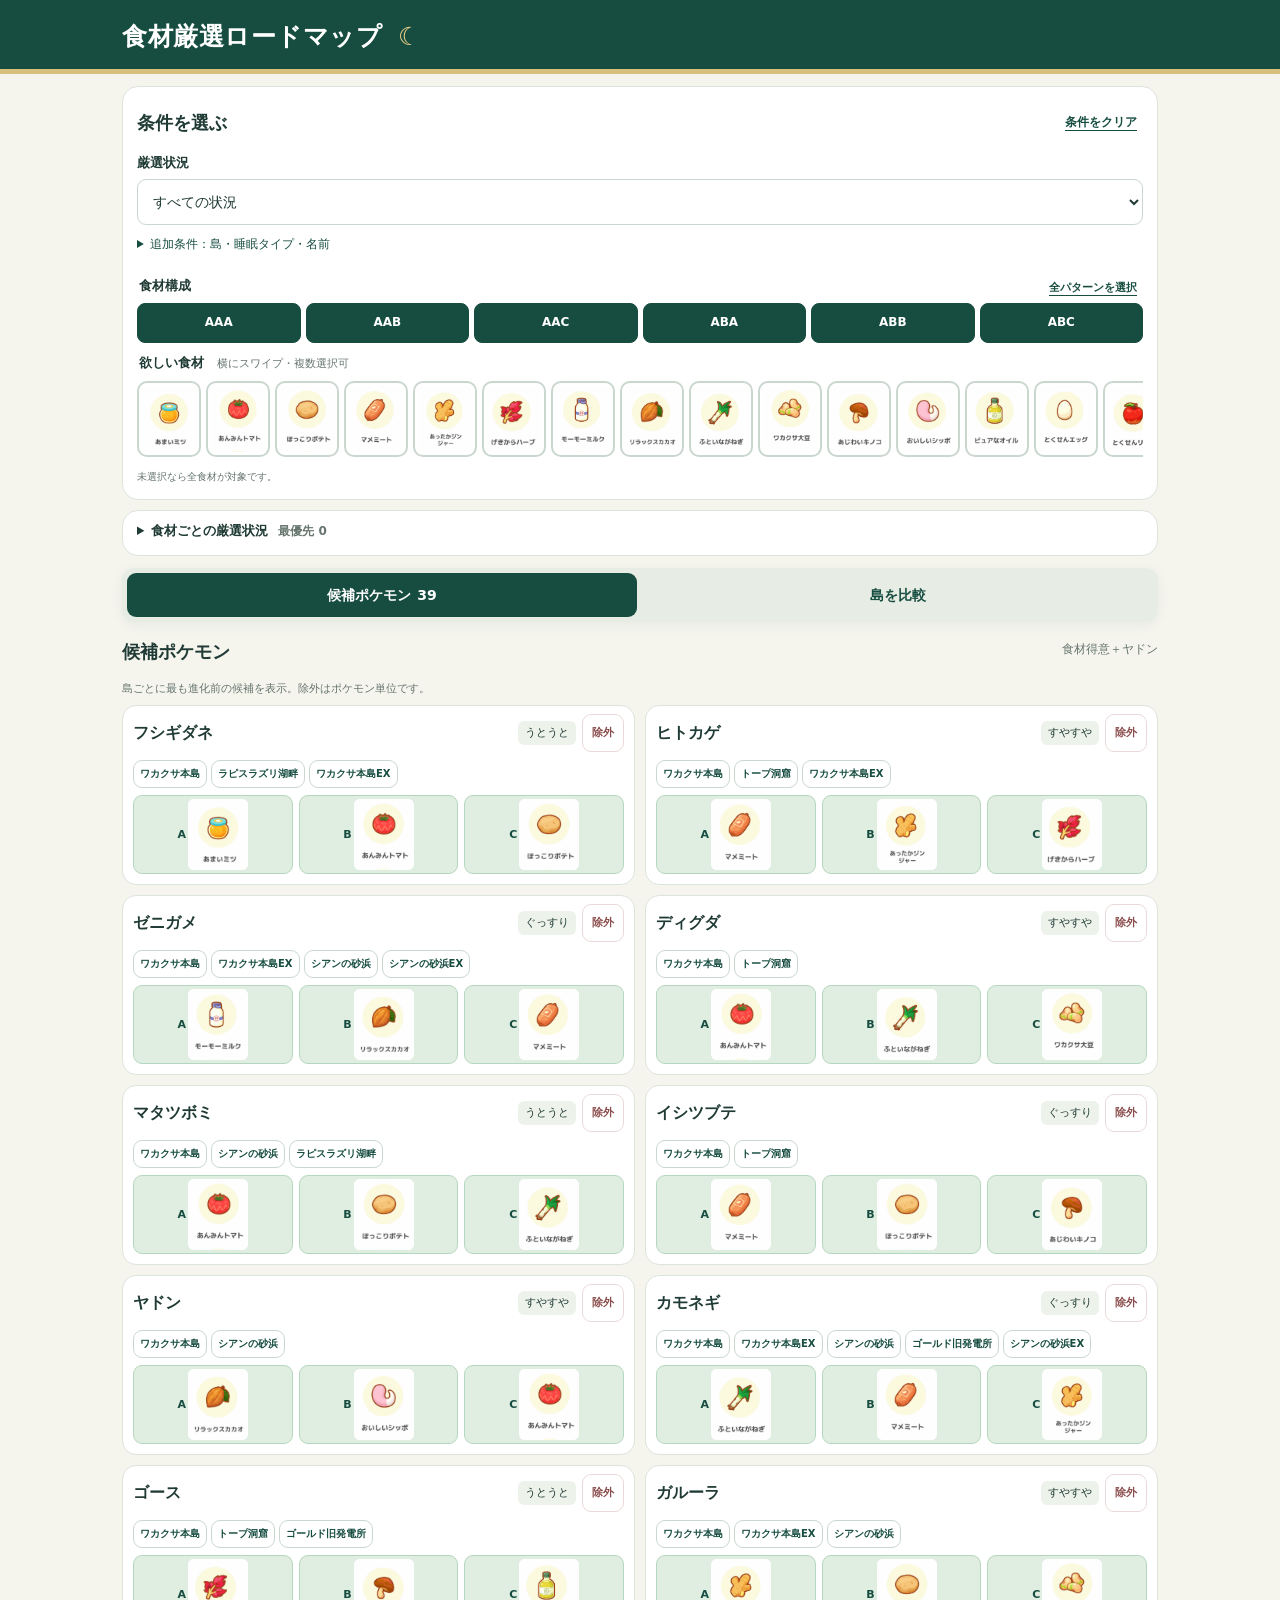
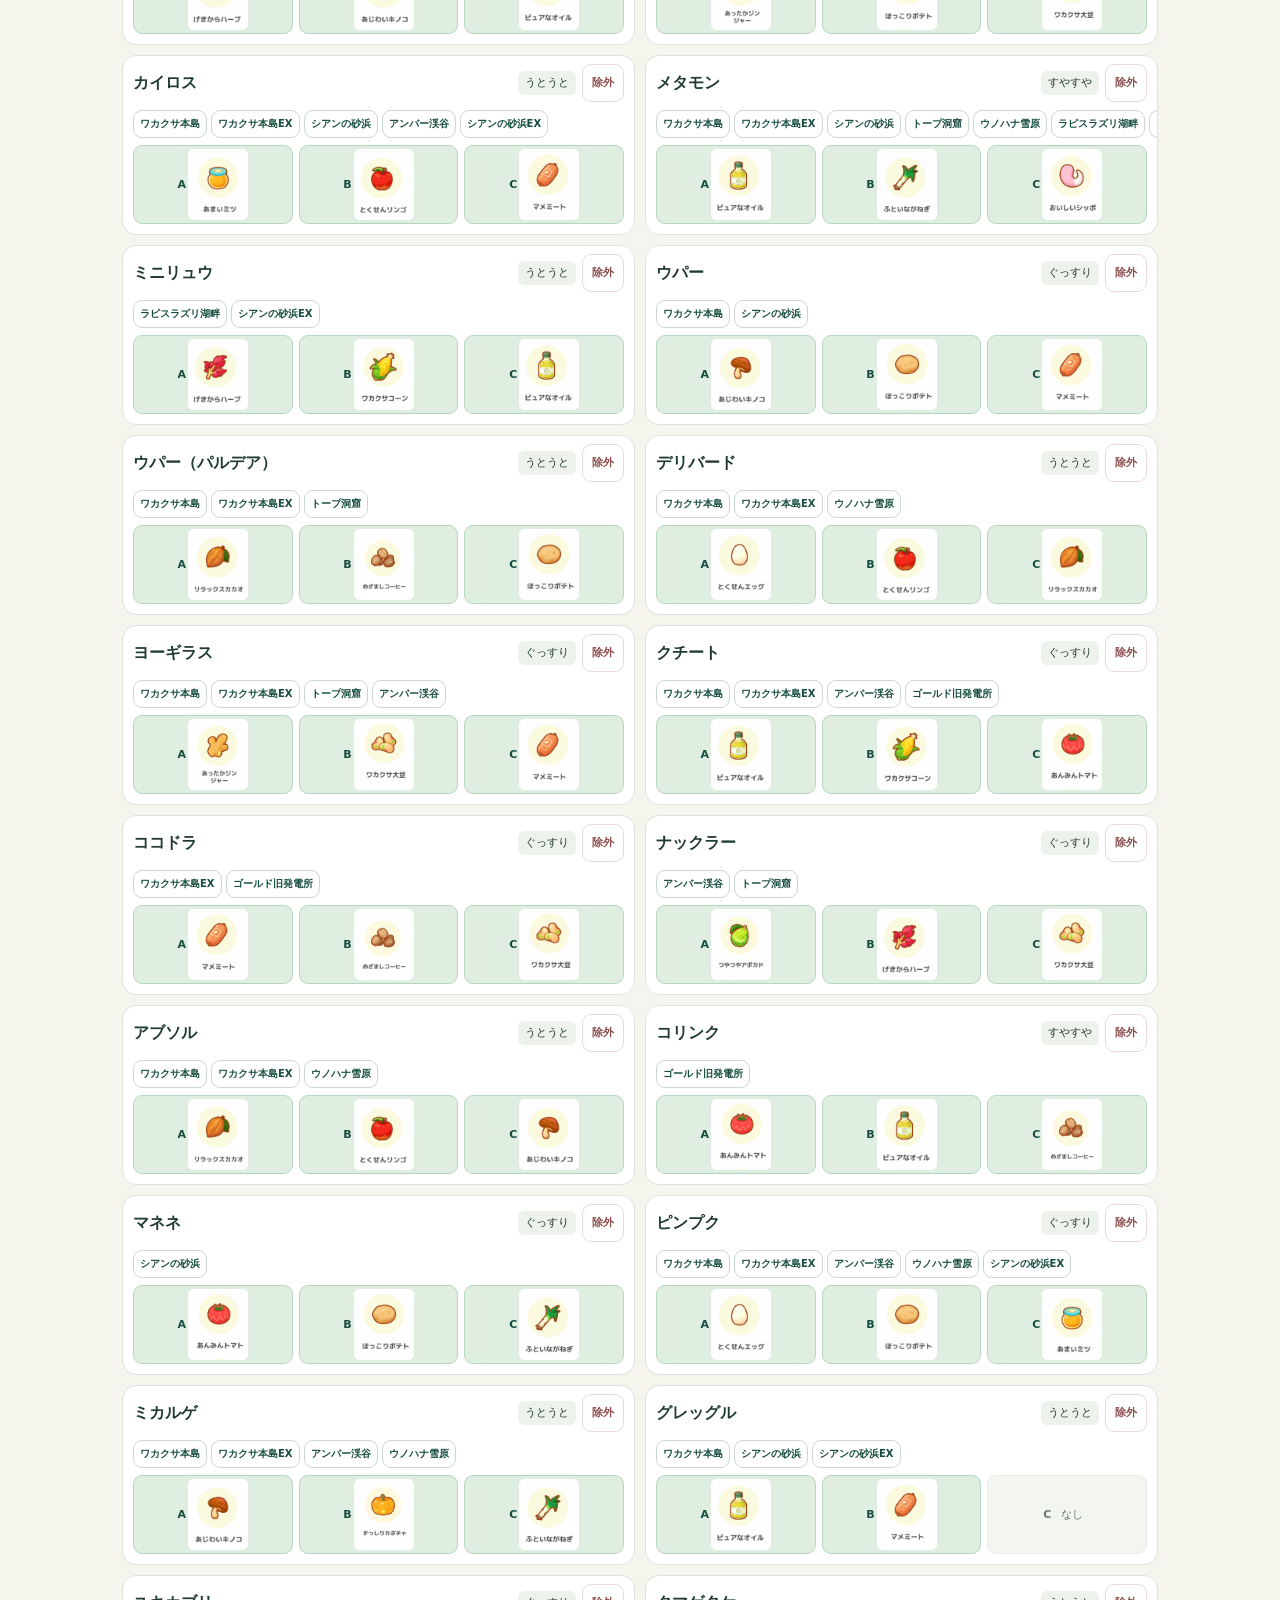
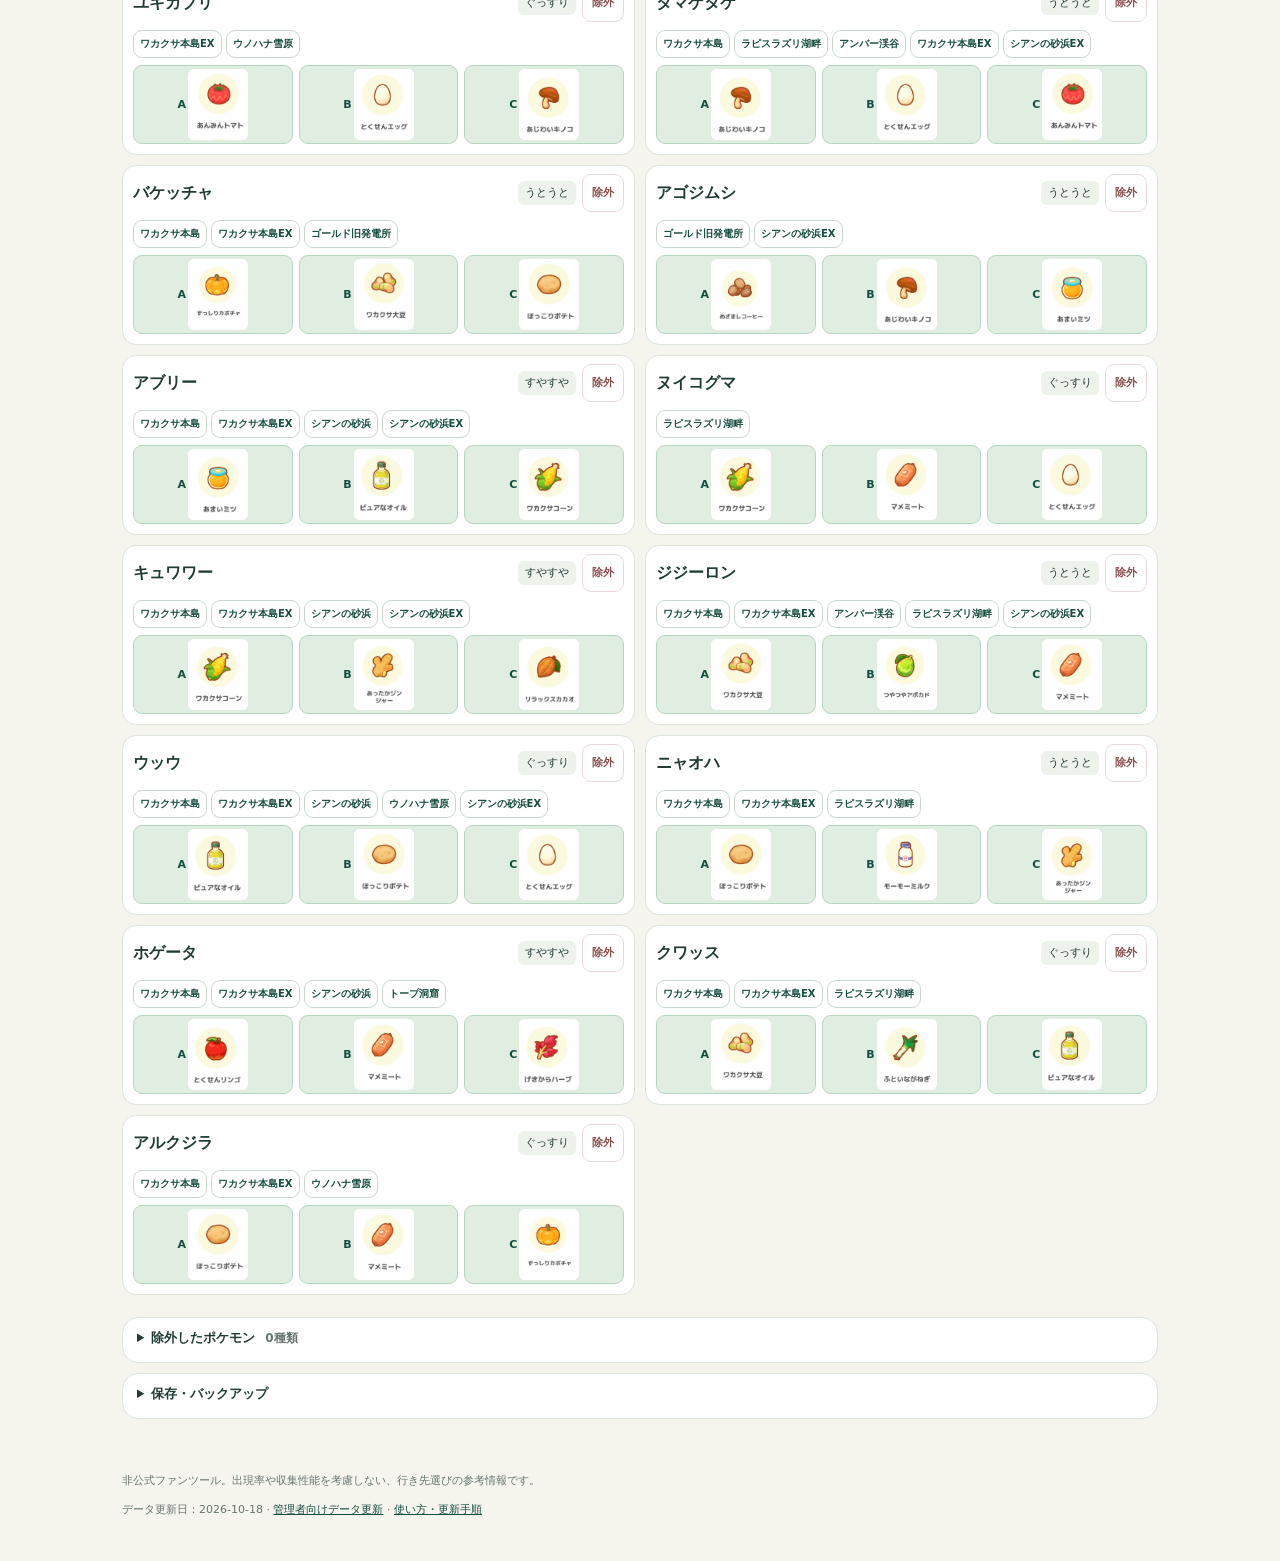
<file: index.html>
<!doctype html>
<html lang="ja"><head><meta charset="utf-8"><meta name="viewport" content="width=device-width,initial-scale=1"><meta name="theme-color" content="#174d40"><meta name="description" content="欲しい食材からポケモンと厳選する島を探す、ポケモンスリープの非公式計画ツール。"><title>ポケスリ 食材厳選ロードマップ</title><link rel="icon" href="icon.svg"><link rel="stylesheet" href="style.css"><link rel="stylesheet" href="icon-styles.css?v=3.4"></head>
<body><header><div class="shell"><div class="eyebrow">POKÉMON SLEEP / INGREDIENT PLANNER</div><h1>食材厳選ロードマップ<span class="moon">☾</span></h1><p>欲しい食材から、次に行く島を見つけよう。</p></div></header>
<main class="shell"><div id="notice" role="status" aria-live="polite"></div><section class="panel filters"><div class="section-heading"><h2>条件を選ぶ</h2><button id="clear" class="text-button">条件をクリア</button></div><label for="status">厳選状況</label><select id="status"><option value="">すべての状況</option></select>
<details class="more-filters" id="moreFilters"><summary id="moreFiltersSummary">追加条件：島・睡眠タイプ・名前</summary><label for="query">ポケモン・島を検索</label><input id="query" type="search" placeholder="例：ぜにがめ、シアン"><div class="filter-grid"><div><label for="field">出現する島</label><select id="field"><option value="">すべての島</option></select></div><div><label for="sleep">睡眠タイプ</label><select id="sleep"><option value="">すべてのタイプ</option><option>うとうと</option><option>すやすや</option><option>ぐっすり</option></select></div></div></details>
<fieldset><legend>食材構成 <small>複数選択できます</small></legend><div id="patterns" class="chips"></div><button id="allPatterns" class="text-button">全パターンを選択</button></fieldset><fieldset><legend>欲しい食材 <small>横にスワイプ・複数選択可</small></legend><div id="foods" class="chips"></div></fieldset><p class="hint">未選択なら全食材が対象です。</p></section>
<details class="panel settings" id="foodSettings"><summary>食材ごとの厳選状況 <span id="statusSummary"></span></summary><p class="hint">各食材の目標を設定すると、検索と島の順位に反映されます。</p><div id="foodStatuses" class="status-grid"></div></details>
<nav class="tabs" aria-label="検索結果"><button id="pokemonTab" aria-pressed="true">候補ポケモン <span id="pokemonCount"></span></button><button id="islandTab" aria-pressed="false">島を比較</button></nav>
<section id="results" aria-label="候補ポケモン"><div class="section-heading"><h2>候補ポケモン</h2><span class="hint">食材得意＋ヤドン</span></div><p class="hint">島ごとに最も進化前の候補を表示。除外はポケモン単位です。</p><div id="cards" class="cards"></div></section>
<section id="islands" hidden aria-label="島の比較"><div class="section-heading"><h2>島の比較</h2><button id="detailToggle" aria-pressed="false">睡眠タイプ別に比較</button></div><p class="hint">最優先 → 将来 → 仮採用の種類数で比較。睡眠タイプ別では「島×タイプ」で順位付けします。</p><div id="islandCards" class="island-grid"></div></section>
<details class="panel settings"><summary>除外したポケモン <span id="excludedCount"></span></summary><p class="hint">除外しても、同じ島の進化後が代わりに表示されることはありません。</p><div id="excludedList"></div><button id="restoreAll">すべて候補に戻す</button></details>
<details class="panel settings"><summary>保存・バックアップ</summary><p>厳選状況・除外・検索条件・食材順は、このブラウザーに自動保存します。</p><p class="hint">機種変更やブラウザーのデータ削除前に、バックアップを保存してください。</p><div class="actions"><button id="export">バックアップを書き出す</button><label class="button" for="import">バックアップを読み込む</label><input id="import" type="file" accept=".json,application/json" hidden></div><p id="saveState" class="hint"></p></details>
</main><footer class="shell"><p>非公式ファンツール。出現率や収集性能を考慮しない、行き先選びの参考情報です。</p><p>データ更新日：<span id="updated"></span> · <a href="update.html">管理者向けデータ更新</a> · <a href="使い方と更新手順.txt">使い方・更新手順</a></p></footer>
<dialog id="confirmImport"><h2>バックアップを読み込みますか？</h2><p>現在の厳選状況・除外・検索条件・食材順を、ファイルの内容で置き換えます。</p><div class="actions"><button id="cancelImport">キャンセル</button><button id="applyImport" class="primary">読み込む</button></div></dialog>
<script src="data.js"></script><script src="core.js?v=3.4"></script><script src="food-icons.js"></script><script src="app.js?v=3.4"></script></body></html>
</file>
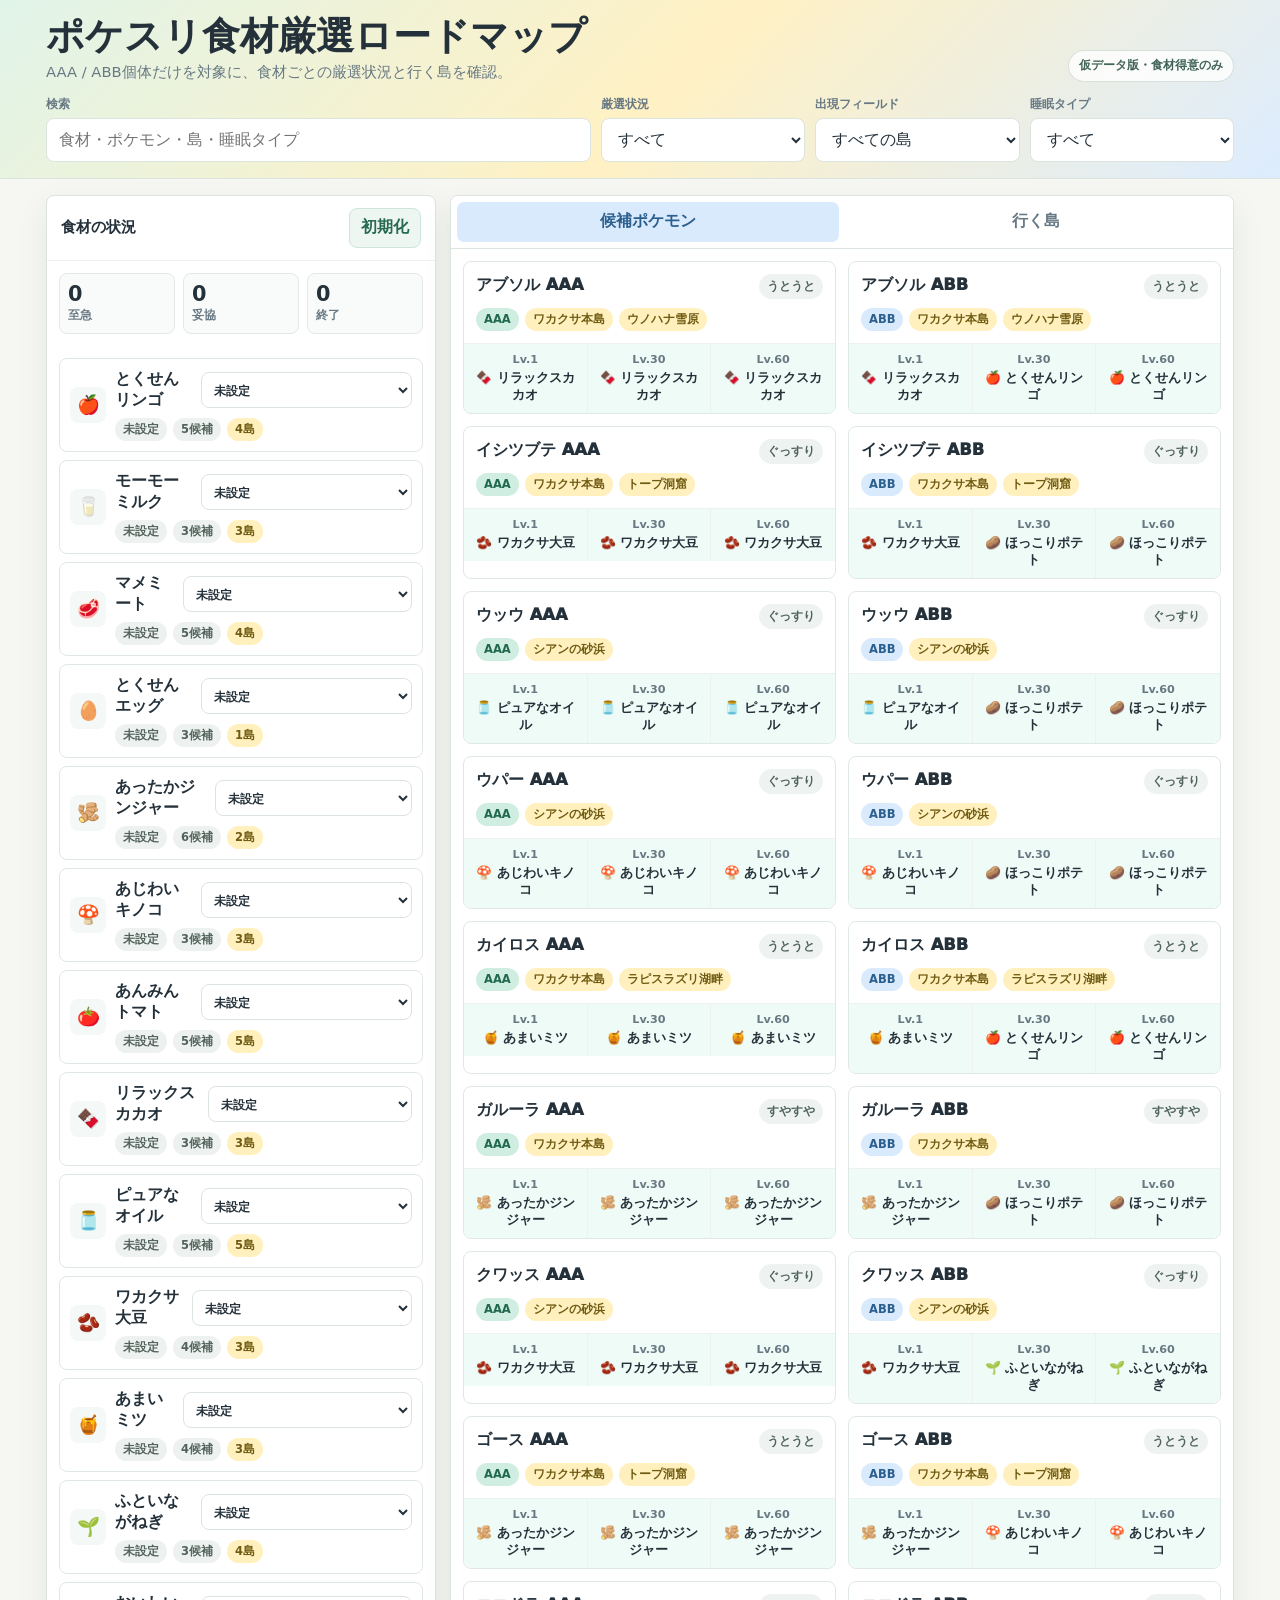
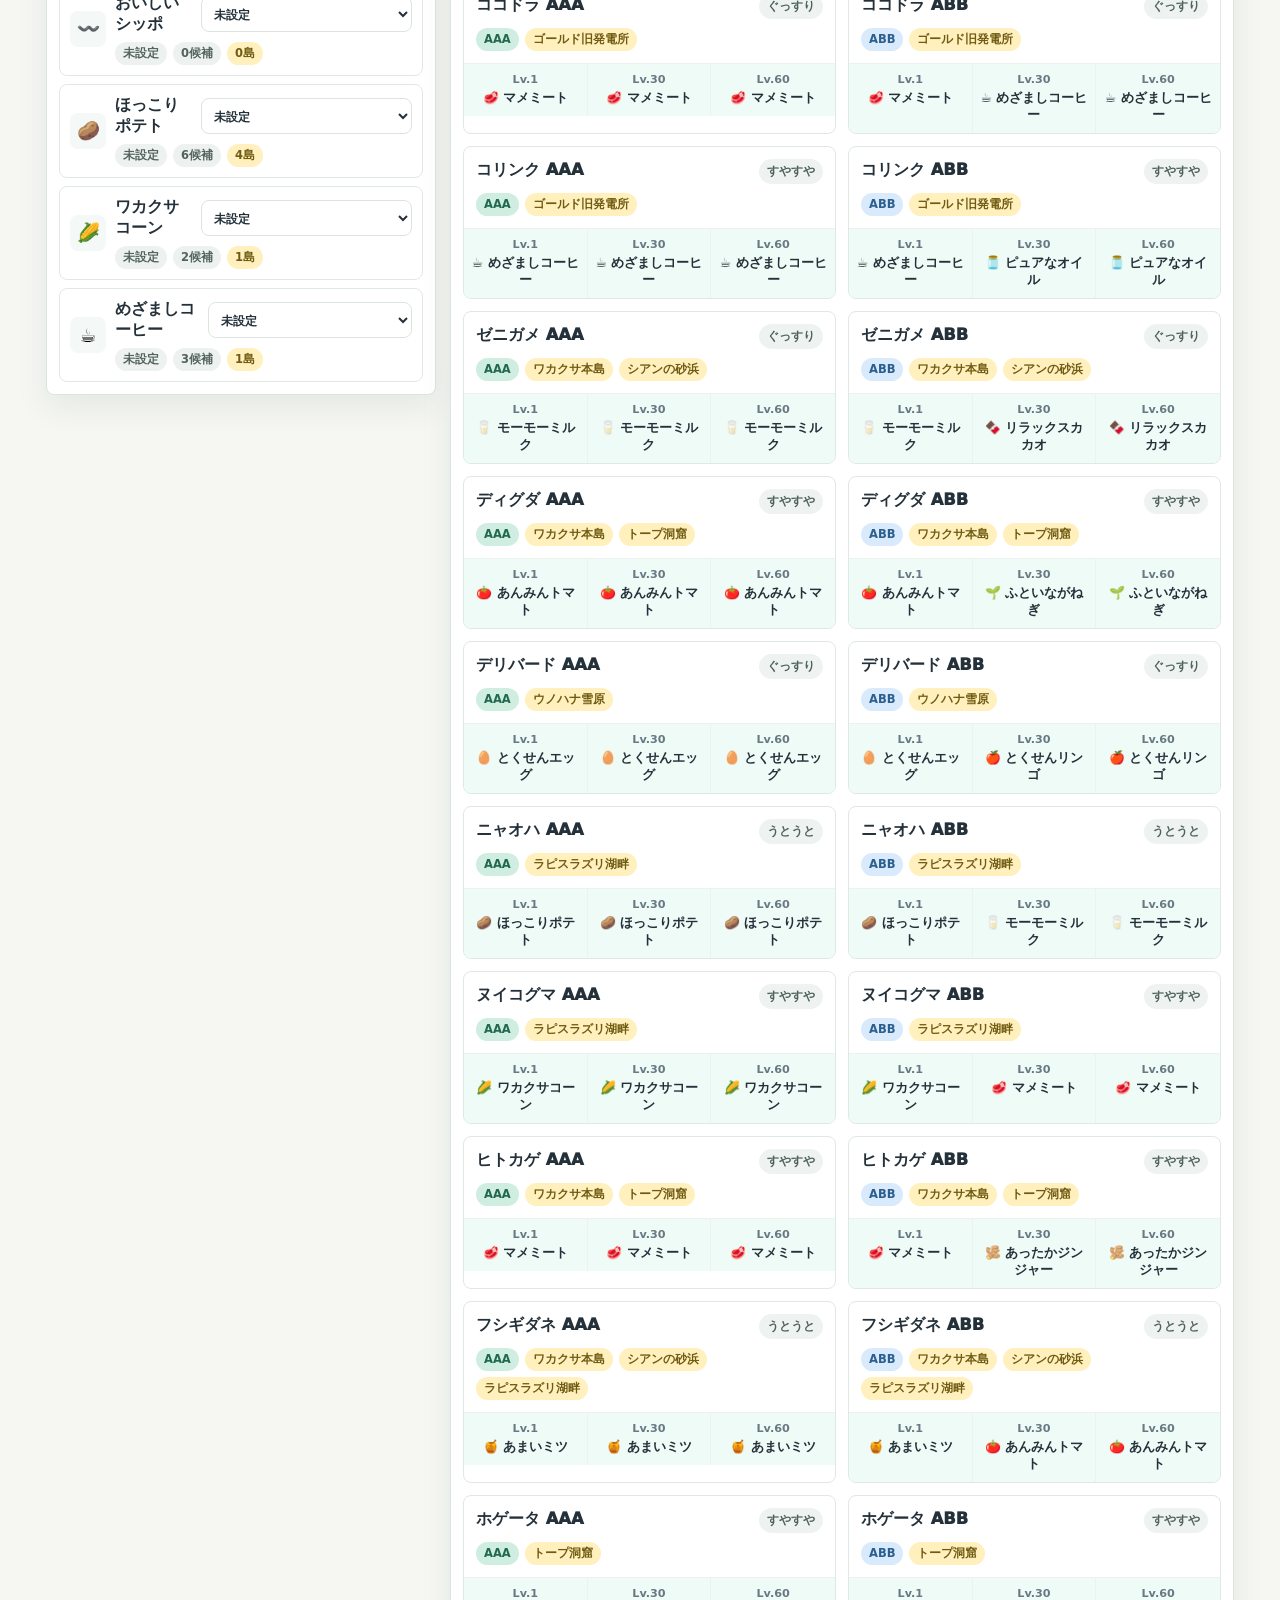
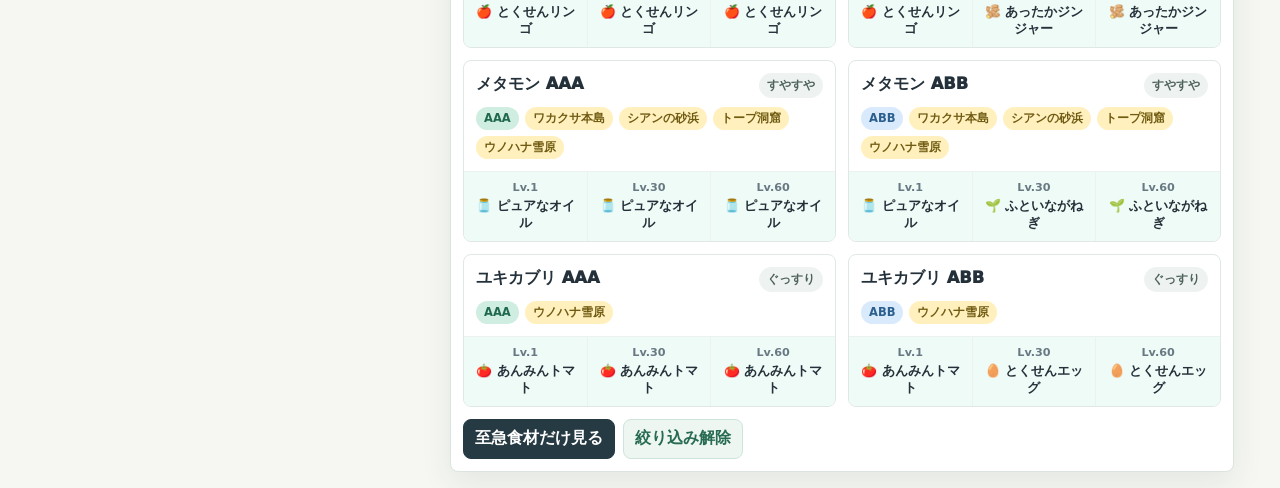
<file: pokemon-sleep-ingredient-roadmap.html>
<!doctype html><html lang="ja"><head><meta charset="utf-8"><meta name="viewport" content="width=device-width,initial-scale=1"><title>ポケスリ食材厳選ロードマップ</title><style>
:root{--bg:#f6f7f2;--ink:#24313a;--muted:#687984;--line:#dce4df;--panel:#fff;--done:#cfeee1;--done-ink:#20684f;--use:#d9eafd;--use-ink:#2b5f8e;--urgent:#f8d6dc;--urgent-ink:#a33b51;--field:#fff0bd;--shadow:0 12px 32px rgba(31,45,50,.08)}*{box-sizing:border-box}body{margin:0;font-family:system-ui,-apple-system,BlinkMacSystemFont,"Segoe UI",sans-serif;background:var(--bg);color:var(--ink)}button,input,select{font:inherit}button{border:0;cursor:pointer}header{border-bottom:1px solid var(--line);background:linear-gradient(135deg,#e1f4e9,#fff1c4 52%,#dcecff)}.wrap{width:min(1220px,100%);margin:0 auto;padding:16px}.top{display:grid;gap:14px}.title-row{display:flex;align-items:end;justify-content:space-between;gap:12px}h1{margin:0;font-size:clamp(1.45rem,5vw,2.35rem);line-height:1.08;letter-spacing:0}.subtitle{margin:6px 0 0;color:var(--muted);font-size:.92rem}.badge{display:inline-flex;align-items:center;justify-content:center;min-height:32px;padding:6px 10px;border-radius:999px;background:rgba(255,255,255,.8);border:1px solid rgba(74,111,97,.2);color:#426459;font-size:.78rem;font-weight:850;white-space:nowrap}.toolbar{display:grid;grid-template-columns:minmax(0,1.2fr) minmax(145px,.45fr) minmax(145px,.45fr) minmax(145px,.45fr);gap:10px}label{display:block;margin-bottom:5px;color:var(--muted);font-size:.75rem;font-weight:850}input,select{width:100%;min-height:44px;padding:10px 12px;border:1px solid var(--line);border-radius:8px;background:#fff;color:var(--ink);outline:none}input:focus,select:focus{border-color:#67b990;box-shadow:0 0 0 3px rgba(103,185,144,.18)}main.wrap{display:grid;grid-template-columns:390px minmax(0,1fr);gap:14px;align-items:start}.panel{background:var(--panel);border:1px solid var(--line);border-radius:8px;box-shadow:var(--shadow);overflow:hidden}.panel-head{display:flex;align-items:center;justify-content:space-between;gap:8px;padding:12px 14px;border-bottom:1px solid #edf1ef}.panel-title{margin:0;font-size:.95rem}.stats{display:grid;grid-template-columns:repeat(3,1fr);gap:8px;padding:12px}.stat{min-width:0;padding:10px 8px;border:1px solid #e2e9e5;border-radius:8px;background:#f9fbfa}.stat b{display:block;font-size:1.3rem;line-height:1}.stat span{color:var(--muted);font-size:.72rem;font-weight:850}.ingredients{display:grid;gap:8px;padding:12px}.ingredient{display:grid;grid-template-columns:36px minmax(0,1fr);gap:9px;align-items:center;padding:10px;border:1px solid #e0e8e4;border-radius:8px;background:#fff}.ingredient.active{border-color:#67b990;box-shadow:0 0 0 3px rgba(103,185,144,.16)}.icon{width:36px;height:36px;display:grid;place-items:center;border-radius:8px;background:#f4f8f6;font-size:1.16rem}.ingredient-body{display:grid;gap:7px;min-width:0}.ingredient-top{display:flex;align-items:center;justify-content:space-between;gap:8px}.ingredient-name{min-width:0;padding:0;background:transparent;color:var(--ink);font-weight:950;text-align:left;overflow-wrap:anywhere}.ingredient select{min-height:36px;padding:6px 8px;font-size:.78rem;font-weight:850}.chips{display:flex;flex-wrap:wrap;gap:6px}.chip{border-radius:999px;padding:4px 8px;background:#edf1ef;color:#52635c;font-size:.72rem;font-weight:850}.chip.done{background:var(--done);color:var(--done-ink)}.chip.use{background:var(--use);color:var(--use-ink)}.chip.urgent{background:var(--urgent);color:var(--urgent-ink)}.chip.field{background:var(--field);color:#705b12}.tabs{display:flex;gap:6px;padding:6px;border-bottom:1px solid var(--line);background:#fff;position:sticky;top:0;z-index:2}.tab{flex:1;min-height:40px;border-radius:7px;background:transparent;color:var(--muted);font-weight:900}.tab.active{background:var(--use);color:var(--use-ink)}.content{padding:12px}.cards{display:grid;grid-template-columns:repeat(auto-fill,minmax(250px,1fr));gap:12px}.card{min-width:0;overflow:hidden;border:1px solid #dfe8e4;border-radius:8px;background:#fff}.card-body{display:grid;gap:9px;padding:12px}.name-row{display:flex;align-items:start;justify-content:space-between;gap:8px}.pokemon-name{font-weight:950;font-size:1.02rem;overflow-wrap:anywhere}.sleep{padding:5px 8px;border-radius:999px;background:#eef3f1;color:#4e625a;font-size:.72rem;font-weight:900;white-space:nowrap}.slots{display:grid;grid-template-columns:repeat(3,1fr);border-top:1px solid #edf1ef}.slot{min-width:0;padding:9px 7px;text-align:center;border-right:1px solid #edf1ef}.slot:last-child{border-right:0}.slot.hit{background:#effbf6}.slot strong{display:block;margin-bottom:4px;color:var(--muted);font-size:.7rem}.slot span{display:block;font-size:.8rem;font-weight:850;overflow-wrap:anywhere}.islands{display:grid;grid-template-columns:repeat(auto-fit,minmax(190px,1fr));gap:10px}.island{display:grid;gap:8px;padding:12px;border:1px solid #dfe8e4;border-radius:8px;background:#fff}.island h3{margin:0;font-size:.98rem}.score{font-size:1.55rem;line-height:1;font-weight:950}.actions{display:flex;flex-wrap:wrap;gap:8px;padding:0 12px 12px}.button{min-height:40px;padding:8px 11px;border-radius:8px;border:1px solid #cde5da;background:#eef6f2;color:#276b51;font-weight:900}.button.dark{border-color:#263a44;background:#263a44;color:#fff}.empty{padding:28px 12px;text-align:center;color:var(--muted);font-weight:850}.hidden{display:none!important}@media(max-width:900px){.toolbar{grid-template-columns:1fr 1fr}main.wrap{grid-template-columns:1fr}.ingredients{grid-template-columns:repeat(2,minmax(0,1fr))}}@media(max-width:620px){.wrap{padding:12px}.title-row{align-items:start;flex-direction:column}.toolbar{grid-template-columns:1fr}.ingredients{grid-template-columns:1fr}.ingredient-top{align-items:stretch;flex-direction:column}.cards{grid-template-columns:1fr}}
</style></head><body><header><div class="wrap top"><div class="title-row"><div><h1>ポケスリ食材厳選ロードマップ</h1><p class="subtitle">AAA / ABB個体だけを対象に、食材ごとの厳選状況と行く島を確認。</p></div><span class="badge">仮データ版・食材得意のみ</span></div><div class="toolbar"><div><label for="search">検索</label><input id="search" type="search" placeholder="食材・ポケモン・島・睡眠タイプ"></div><div><label for="statusFilter">厳選状況</label><select id="statusFilter"><option value="all">すべて</option><option value="urgent">至急厳選必要</option><option value="use">妥協個体使用中</option><option value="done">厳選終了</option><option value="unset">未設定</option></select></div><div><label for="fieldFilter">出現フィールド</label><select id="fieldFilter"><option value="all">すべての島</option></select></div><div><label for="sleepFilter">睡眠タイプ</label><select id="sleepFilter"><option value="all">すべて</option><option>うとうと</option><option>すやすや</option><option>ぐっすり</option></select></div></div></div></header><main class="wrap"><aside class="panel"><div class="panel-head"><h2 class="panel-title">食材の状況</h2><button id="resetStatus" class="button" type="button">初期化</button></div><div class="stats"><div class="stat"><b id="urgentCount">0</b><span>至急</span></div><div class="stat"><b id="useCount">0</b><span>妥協</span></div><div class="stat"><b id="doneCount">0</b><span>終了</span></div></div><div id="ingredientList" class="ingredients"></div></aside><section class="panel"><div class="tabs"><button class="tab active" type="button" data-tab="pokemon">候補ポケモン</button><button class="tab" type="button" data-tab="island">行く島</button></div><div id="pokemonTab" class="content"><div id="pokemonCards" class="cards"></div><div id="emptyPokemon" class="empty hidden">条件に合う候補がありません。</div></div><div id="islandTab" class="content hidden"><div id="islandCards" class="islands"></div></div><div class="actions"><button id="showUrgent" class="button dark" type="button">至急食材だけ見る</button><button id="clearFilters" class="button" type="button">絞り込み解除</button></div></section></main><script>
const ingredients=[["apple","とくせんリンゴ","🍎"],["milk","モーモーミルク","🥛"],["sausage","マメミート","🥩"],["egg","とくせんエッグ","🥚"],["ginger","あったかジンジャー","🫚"],["mushroom","あじわいキノコ","🍄"],["tomato","あんみんトマト","🍅"],["cacao","リラックスカカオ","🍫"],["oil","ピュアなオイル","🫙"],["soy","ワカクサ大豆","🫘"],["honey","あまいミツ","🍯"],["leek","ふといながねぎ","🌱"],["tail","おいしいシッポ","〰️"],["potato","ほっこりポテト","🥔"],["corn","ワカクサコーン","🌽"],["coffee","めざましコーヒー","☕"]];
const pokemonBase=[{name:"フシギダネ",sleep:"うとうと",fields:["ワカクサ本島","シアンの砂浜","ラピスラズリ湖畔"],a:"honey",b:"tomato",c:"potato"},{name:"ヒトカゲ",sleep:"すやすや",fields:["ワカクサ本島","トープ洞窟"],a:"sausage",b:"ginger",c:"ginger"},{name:"ゼニガメ",sleep:"ぐっすり",fields:["ワカクサ本島","シアンの砂浜"],a:"milk",b:"cacao",c:"sausage"},{name:"ディグダ",sleep:"すやすや",fields:["ワカクサ本島","トープ洞窟"],a:"tomato",b:"leek",c:"soy"},{name:"イシツブテ",sleep:"ぐっすり",fields:["ワカクサ本島","トープ洞窟"],a:"soy",b:"potato",c:"mushroom"},{name:"ゴース",sleep:"うとうと",fields:["ワカクサ本島","トープ洞窟"],a:"ginger",b:"mushroom",c:"oil"},{name:"ガルーラ",sleep:"すやすや",fields:["ワカクサ本島"],a:"ginger",b:"potato",c:"soy"},{name:"メタモン",sleep:"すやすや",fields:["ワカクサ本島","シアンの砂浜","トープ洞窟","ウノハナ雪原"],a:"oil",b:"leek",c:"tail"},{name:"カイロス",sleep:"うとうと",fields:["ワカクサ本島","ラピスラズリ湖畔"],a:"honey",b:"apple",c:"sausage"},{name:"アブソル",sleep:"うとうと",fields:["ワカクサ本島","ウノハナ雪原"],a:"cacao",b:"apple",c:"mushroom"},{name:"デリバード",sleep:"ぐっすり",fields:["ウノハナ雪原"],a:"egg",b:"apple",c:"cacao"},{name:"ユキカブリ",sleep:"ぐっすり",fields:["ウノハナ雪原"],a:"tomato",b:"egg",c:"mushroom"},{name:"ヌイコグマ",sleep:"すやすや",fields:["ラピスラズリ湖畔"],a:"corn",b:"sausage",c:"egg"},{name:"ウッウ",sleep:"ぐっすり",fields:["シアンの砂浜"],a:"oil",b:"potato",c:"leek"},{name:"ニャオハ",sleep:"うとうと",fields:["ラピスラズリ湖畔"],a:"potato",b:"milk",c:"ginger"},{name:"ホゲータ",sleep:"すやすや",fields:["トープ洞窟"],a:"apple",b:"ginger",c:"sausage"},{name:"クワッス",sleep:"ぐっすり",fields:["シアンの砂浜"],a:"soy",b:"leek",c:"oil"},{name:"ウパー",sleep:"ぐっすり",fields:["シアンの砂浜"],a:"mushroom",b:"potato",c:"oil"},{name:"コリンク",sleep:"すやすや",fields:["ゴールド旧発電所"],a:"coffee",b:"oil",c:"tomato"},{name:"ココドラ",sleep:"ぐっすり",fields:["ゴールド旧発電所"],a:"sausage",b:"coffee",c:"soy"}];
const patterns=[{key:"AAA",slots:p=>[p.a,p.a,p.a]},{key:"ABB",slots:p=>[p.a,p.b,p.b]}],pokemon=pokemonBase.flatMap(base=>patterns.map(pattern=>({...base,pattern:pattern.key,label:`${base.name} ${pattern.key}`,slots:pattern.slots(base)}))),ingredientInfo=new Map(ingredients.map(([id,name,icon])=>[id,{name,icon}])),defaultStatus=Object.fromEntries(ingredients.map(([id])=>[id,"unset"]));let status={...defaultStatus,...JSON.parse(localStorage.getItem("ingredientStatusAaAbb")||"{}")},selectedIngredient="",activeTab="pokemon";const statusLabels={unset:"未設定",done:"厳選終了",use:"妥協個体使用中",urgent:"至急厳選必要"},$=id=>document.getElementById(id),nameOf=id=>ingredientInfo.get(id)?.name||id,iconOf=id=>ingredientInfo.get(id)?.icon||"•",statusClass=value=>value==="done"?"done":value==="use"?"use":value==="urgent"?"urgent":"";
function saveStatus(){localStorage.setItem("ingredientStatusAaAbb",JSON.stringify(status))}function fillFields(){[...new Set(pokemonBase.flatMap(p=>p.fields))].sort((a,b)=>a.localeCompare(b,"ja")).forEach(field=>$("fieldFilter").add(new Option(field,field)))}function renderIngredients(){$("ingredientList").innerHTML=ingredients.map(([id,name,icon])=>{const candidates=pokemon.filter(p=>p.slots.includes(id)),fields=[...new Set(candidates.flatMap(p=>p.fields))];return `<div class="ingredient ${selectedIngredient===id?"active":""}"><button class="icon" type="button" data-pick="${id}" title="${name}を見る">${icon}</button><div class="ingredient-body"><div class="ingredient-top"><button class="ingredient-name" type="button" data-pick="${id}">${name}</button><select data-status="${id}">${Object.entries(statusLabels).map(([value,label])=>`<option value="${value}" ${status[id]===value?"selected":""}>${label}</option>`).join("")}</select></div><div class="chips"><span class="chip ${statusClass(status[id])}">${statusLabels[status[id]]}</span><span class="chip">${candidates.length}候補</span><span class="chip field">${fields.length}島</span></div></div></div>`}).join("");$("urgentCount").textContent=ingredients.filter(([id])=>status[id]==="urgent").length;$("useCount").textContent=ingredients.filter(([id])=>status[id]==="use").length;$("doneCount").textContent=ingredients.filter(([id])=>status[id]==="done").length}
function activeIngredientIds(){const f=$("statusFilter").value;return ingredients.map(([id])=>id).filter(id=>!selectedIngredient||id===selectedIngredient).filter(id=>f==="all"||status[id]===f)}function filteredPokemon(){const q=$("search").value.trim().toLowerCase(),field=$("fieldFilter").value,sleep=$("sleepFilter").value,activeIds=activeIngredientIds();return pokemon.filter(p=>p.slots.some(slot=>activeIds.includes(slot))).filter(p=>field==="all"||p.fields.includes(field)).filter(p=>sleep==="all"||p.sleep===sleep).filter(p=>!q||[p.name,p.pattern,p.sleep,...p.fields,...p.slots.map(nameOf)].join(" ").toLowerCase().includes(q)).sort((a,b)=>b.slots.filter(s=>status[s]==="urgent").length-a.slots.filter(s=>status[s]==="urgent").length||a.name.localeCompare(b.name,"ja")||a.pattern.localeCompare(b.pattern))}
function renderPokemon(){const activeIds=activeIngredientIds(),list=filteredPokemon();$("pokemonCards").innerHTML=list.map(p=>`<article class="card"><div class="card-body"><div class="name-row"><div class="pokemon-name">${p.label}</div><span class="sleep">${p.sleep}</span></div><div class="chips"><span class="chip ${p.pattern==="AAA"?"done":"use"}">${p.pattern}</span>${p.fields.map(field=>`<span class="chip field">${field}</span>`).join("")}</div></div><div class="slots">${p.slots.map((slot,i)=>`<div class="slot ${activeIds.includes(slot)?"hit":""}"><strong>Lv.${i===0?"1":i===1?"30":"60"}</strong><span>${iconOf(slot)} ${nameOf(slot)}</span></div>`).join("")}</div></article>`).join("");$("emptyPokemon").classList.toggle("hidden",list.length>0)}
function renderIslands(){const activeIds=activeIngredientIds(),q=$("search").value.trim().toLowerCase(),sleep=$("sleepFilter").value,fieldFilter=$("fieldFilter").value,islandMap=new Map();pokemon.forEach(p=>{if(sleep!=="all"&&p.sleep!==sleep)return;if(fieldFilter!=="all"&&!p.fields.includes(fieldFilter))return;if(!p.slots.some(slot=>activeIds.includes(slot)))return;if(q&&![p.name,p.pattern,p.sleep,...p.fields,...p.slots.map(nameOf)].join(" ").toLowerCase().includes(q))return;p.fields.forEach(field=>{if(!islandMap.has(field))islandMap.set(field,{field,pokemon:[],urgent:0,use:0,done:0,ingredients:new Set});const item=islandMap.get(field);item.pokemon.push(p.label);p.slots.forEach(slot=>{if(!activeIds.includes(slot))return;item.ingredients.add(slot);if(status[slot]==="urgent")item.urgent+=1;if(status[slot]==="use")item.use+=1;if(status[slot]==="done")item.done+=1})})});const islands=[...islandMap.values()].sort((a,b)=>b.urgent-a.urgent||b.ingredients.size-a.ingredients.size||a.field.localeCompare(b.field,"ja"));$("islandCards").innerHTML=islands.map(island=>`<article class="island"><h3>${island.field}</h3><div class="score">${island.urgent}</div><div class="subtitle">至急食材ヒット数</div><div class="chips"><span class="chip urgent">至急 ${island.urgent}</span><span class="chip use">妥協 ${island.use}</span><span class="chip done">終了 ${island.done}</span></div><div class="chips">${[...island.ingredients].map(id=>`<span class="chip">${iconOf(id)} ${nameOf(id)}</span>`).join("")}</div><div class="subtitle">${[...new Set(island.pokemon)].slice(0,8).join("、")}</div></article>`).join("")||`<div class="empty">条件に合う島がありません。</div>`}
function renderAll(){renderIngredients();renderPokemon();renderIslands()}function clearFilters(){selectedIngredient="";$("search").value="";$("statusFilter").value="all";$("fieldFilter").value="all";$("sleepFilter").value="all";renderAll()}function init(){fillFields();renderAll();$("ingredientList").addEventListener("click",e=>{const pick=e.target.closest("[data-pick]");if(!pick)return;selectedIngredient=selectedIngredient===pick.dataset.pick?"":pick.dataset.pick;renderAll()});$("ingredientList").addEventListener("change",e=>{const select=e.target.closest("[data-status]");if(!select)return;status[select.dataset.status]=select.value;saveStatus();renderAll()});["search","statusFilter","fieldFilter","sleepFilter"].forEach(id=>{$(id).addEventListener("input",renderAll);$(id).addEventListener("change",renderAll)});document.querySelectorAll(".tab").forEach(button=>button.addEventListener("click",()=>{activeTab=button.dataset.tab;document.querySelectorAll(".tab").forEach(tab=>tab.classList.toggle("active",tab.dataset.tab===activeTab));$("pokemonTab").classList.toggle("hidden",activeTab!=="pokemon");$("islandTab").classList.toggle("hidden",activeTab!=="island")}));$("showUrgent").addEventListener("click",()=>{selectedIngredient="";$("statusFilter").value="urgent";renderAll()});$("clearFilters").addEventListener("click",clearFilters);$("resetStatus").addEventListener("click",()=>{status={...defaultStatus};saveStatus();renderAll()})}init();
</script></body></html>
</file>
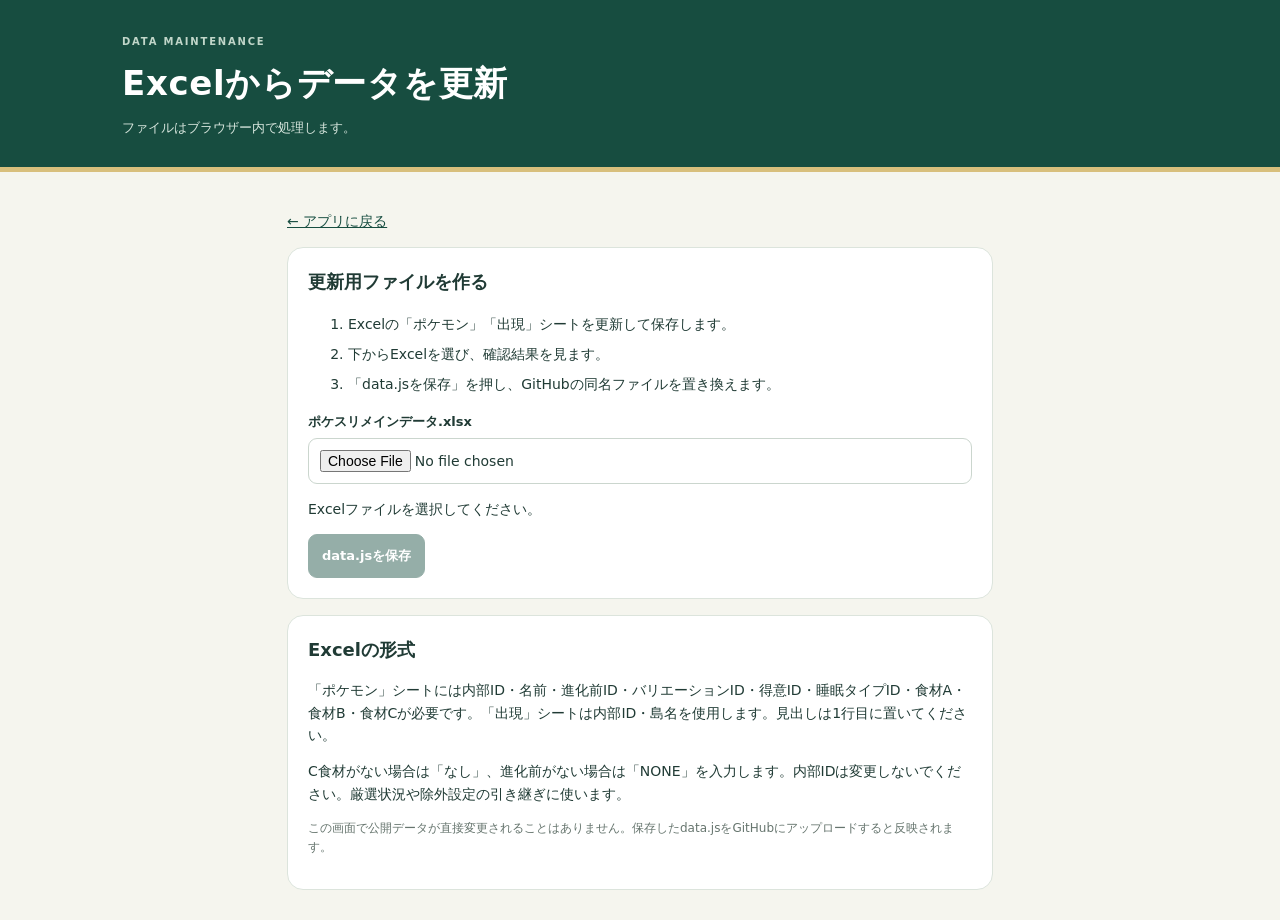
<file: update.html>
<!doctype html><html lang="ja"><head><meta charset="utf-8"><meta name="viewport" content="width=device-width,initial-scale=1"><title>データ更新 | 食材厳選ロードマップ</title><link rel="stylesheet" href="style.css"><link rel="icon" href="icon.svg"></head><body><header><div class="shell"><div class="eyebrow">DATA MAINTENANCE</div><h1>Excelからデータを更新</h1><p>ファイルはブラウザー内で処理します。</p></div></header><main class="shell update-main"><p><a href="index.html">← アプリに戻る</a></p><section class="panel"><h2>更新用ファイルを作る</h2><ol><li>Excelの「ポケモン」「出現」シートを更新して保存します。</li><li>下からExcelを選び、確認結果を見ます。</li><li>「data.jsを保存」を押し、GitHubの同名ファイルを置き換えます。</li></ol><label for="excel">ポケスリメインデータ.xlsx</label><input type="file" id="excel" accept=".xlsx"><p id="message" role="status" aria-live="polite">Excelファイルを選択してください。</p><div id="preview"></div><button id="download" class="primary" disabled>data.jsを保存</button></section><section class="panel"><h2>Excelの形式</h2><p>「ポケモン」シートには内部ID・名前・進化前ID・バリエーションID・得意ID・睡眠タイプID・食材A・食材B・食材Cが必要です。「出現」シートは内部ID・島名を使用します。見出しは1行目に置いてください。</p><p>C食材がない場合は「なし」、進化前がない場合は「NONE」を入力します。内部IDは変更しないでください。厳選状況や除外設定の引き継ぎに使います。</p><p class="hint">この画面で公開データが直接変更されることはありません。保存したdata.jsをGitHubにアップロードすると反映されます。</p></section></main><script src="jszip.min.js"></script><script src="core.js"></script><script src="update.js"></script></body></html>
</file>
<file: style.css>
:root{color-scheme:light;--ink:#203b35;--muted:#66756e;--green:#174d40;--line:#dce4dc;--bg:#f5f5ee;--priority:#f6d9dc;--future:#f7ebc8;--temp:#dceaf6;--done:#dceee2}*{box-sizing:border-box}body{margin:0;background:var(--bg);color:var(--ink);font-family:system-ui,-apple-system,"Segoe UI",sans-serif;line-height:1.6}header{background:var(--green);color:white;padding:34px 0 29px;border-bottom:5px solid #d8bf7c}.shell{width:min(1080px,100%);margin:auto;padding-left:22px;padding-right:22px}.eyebrow{font-size:10px;letter-spacing:.18em;color:#c1d6c9;font-weight:700}h1{font-size:clamp(23px,5vw,34px);line-height:1.4;margin:10px 0;letter-spacing:.02em}.moon{color:#f4d58c;margin-left:16px}header p{margin:0;color:#d7e6dd;font-size:13px}main{padding-top:24px;padding-bottom:14px}h2{font-size:18px;margin:0}h3{font-size:19px;margin:0}p{font-size:14px}.panel{background:#fff;border:1px solid var(--line);border-radius:16px;padding:20px;margin-bottom:16px}.section-heading{display:flex;align-items:center;justify-content:space-between;gap:12px;margin-bottom:12px}.filter-grid{display:grid;grid-template-columns:repeat(3,1fr);gap:12px;margin-top:14px}label,legend{font-size:13px;font-weight:700}label{display:block;margin-bottom:5px}input,select,button,.button{font:inherit;max-width:100%}input,select{border:1px solid #cbd6ce;background:#fff;color:var(--ink);border-radius:9px;width:100%;padding:11px;min-height:46px;font-size:14px}button,.button{cursor:pointer;border:1px solid #cad7ce;border-radius:9px;background:#fff;color:var(--green);padding:10px 13px;min-height:44px;font-size:13px;font-weight:650;text-decoration:none;display:inline-flex;align-items:center;justify-content:center;gap:6px}button:hover,.button:hover{background:#eef4ee}button:focus-visible,input:focus-visible,select:focus-visible,summary:focus-visible,a:focus-visible{outline:3px solid #b68c29;outline-offset:3px}button[aria-pressed=true],.primary{background:var(--green);color:#fff;border-color:var(--green)}.text-button{border:0;background:transparent;min-height:44px;padding:6px;font-size:12px;text-decoration:underline;text-underline-offset:4px}fieldset{border:0;padding:0;margin:20px 0 0;min-width:0}legend{margin-bottom:9px}small{font-size:11px;color:var(--muted);font-weight:400;margin-left:8px}.chips{display:flex;flex-wrap:wrap;gap:8px}.chips button{border-radius:30px}.hint{color:var(--muted);font-size:12px;margin:8px 0 12px}.settings summary{cursor:pointer;font-weight:700;min-height:30px}.settings summary span{color:var(--muted);font-size:12px;margin-left:6px}.settings[open] summary{margin-bottom:15px}.status-grid{display:grid;grid-template-columns:1fr 1fr;gap:8px 22px}.status-row{display:grid;grid-template-columns:minmax(0,1fr) 126px 64px;align-items:center;gap:8px;border-bottom:1px solid #edf0eb;padding:8px 0}.status-row label{font-size:12px}.status-row select{font-size:12px;padding:6px}.move{display:flex;gap:2px}.move button{padding:0;width:30px;min-height:44px}.tabs{display:flex;gap:6px;padding:5px;background:#e7ece4;border-radius:12px;margin:24px 0 20px;position:sticky;top:8px;z-index:3;box-shadow:0 3px 12px #203b3510}.tabs button{flex:1;border:0;background:transparent;font-size:14px}.tabs button[aria-pressed=true]{background:var(--green)}.cards,.island-grid{display:grid;grid-template-columns:repeat(2,minmax(0,1fr));gap:14px;margin-bottom:22px}.card,.island-card{border:1px solid var(--line);background:#fff;border-radius:14px;overflow:hidden}.card-top{padding:16px;display:flex;justify-content:space-between;align-items:start;gap:8px}.sleep-label,.tag{display:inline-block;font-size:11px;border-radius:6px;background:#edf2eb;padding:3px 7px;white-space:nowrap}.card-top h3{font-size:18px}.field-list{padding:0 16px 12px;display:flex;gap:5px;flex-wrap:wrap}.field-list button{padding:4px 7px;min-height:32px;font-size:11px}.composition{padding:10px 14px;border-top:1px solid #edf0eb;display:grid;grid-template-columns:36px repeat(3,minmax(0,1fr));gap:5px;align-items:center}.composition b{font-size:12px;letter-spacing:.03em}.food-slot{font-size:11px;padding:7px 3px;text-align:center;border-radius:6px;background:#f4f5f0;overflow-wrap:anywhere}.food-slot.hit{background:#deeee1;color:#174d40;font-weight:750;box-shadow:inset 0 0 0 1px #b6d7bf}.level-head{font-size:10px;color:var(--muted);padding:0 14px 5px;display:grid;grid-template-columns:36px repeat(3,1fr);gap:5px;text-align:center}.card-bottom{padding:8px 14px;text-align:right;border-top:1px solid #edf0eb}.card-bottom button{font-size:12px;color:#8a4c4c;border:0;min-height:38px}.island-card{padding:18px}.island-rank{font-size:11px;color:var(--muted);margin-bottom:5px;letter-spacing:.08em}.count-grid{display:grid;grid-template-columns:repeat(3,1fr);gap:7px;margin:15px 0}.metric{text-align:center;padding:9px 3px;border-radius:9px}.metric b{display:block;font-size:26px;line-height:1.3}.metric span{font-size:10px}.priority{background:var(--priority)}.future{background:var(--future)}.temp{background:var(--temp)}.done{background:var(--done)}.island-card details{border-top:1px solid var(--line);padding-top:10px;font-size:12px}.island-card summary{cursor:pointer;min-height:36px}.island-card ul{padding-left:18px;font-size:12px}.sleep-detail{border-top:1px solid var(--line);padding:12px 0 0;margin-top:12px}.sleep-detail h4{margin:0}.sleep-detail .count-grid{margin:8px 0}.sleep-detail .metric b{font-size:20px}.actions{display:flex;gap:9px;flex-wrap:wrap;align-items:center}.actions label{margin:0}.empty{grid-column:1/-1;background:#fff;border:1px dashed #b6c6b8;padding:35px 20px;text-align:center;border-radius:12px}.excluded-row{display:flex;align-items:center;justify-content:space-between;gap:12px;border-bottom:1px solid var(--line);padding:8px 0;font-size:13px}footer{color:var(--muted);padding-top:18px;padding-bottom:32px}footer p{font-size:11px}a{color:var(--green)}#notice:not(:empty){background:#e4efe3;padding:12px 16px;border-radius:10px;margin-bottom:16px;font-size:13px}dialog{border:1px solid var(--line);border-radius:16px;max-width:440px;width:calc(100% - 32px);padding:24px;color:var(--ink)}dialog::backdrop{background:#102d2570}[hidden]{display:none!important}.update-main{max-width:750px}.update-main h2{margin-bottom:12px}.update-main li{font-size:14px;margin:8px 0}button:disabled{opacity:.45;cursor:default}@media(max-width:680px){.shell{padding-left:14px;padding-right:14px}header{padding:26px 0}.panel{padding:16px}.filter-grid{grid-template-columns:1fr 1fr}.filter-grid>div:last-child{grid-column:1/-1}.cards,.island-grid,.status-grid{grid-template-columns:1fr}.chips{gap:7px}.chips button{font-size:12px;padding:9px 11px}main{padding-top:16px}.section-heading{align-items:center}h2{font-size:16px}.section-heading>button{font-size:11px}.moon{margin-left:8px}.status-row{grid-template-columns:minmax(0,1fr) 122px 64px}}
</file>
<file: icon-styles.css>
/* Readable original artwork, with no duplicate ingredient captions. */
.food-icon{display:block;flex:0 0 auto;object-fit:contain;border-radius:6px;background:#fff;width:76px;height:90px}
.food-fallback{font-size:11px;padding:8px;color:var(--muted)}
#foods{display:grid;grid-template-rows:repeat(2,76px);grid-auto-flow:column;grid-auto-columns:64px;gap:5px;overflow-x:auto;overscroll-behavior-x:contain;scroll-snap-type:x proximity;padding:2px 2px 8px;scrollbar-width:thin;scrollbar-color:#97af9e #ecf1e9}
#foods .food-icon{width:56px;height:66px}
#foods button{padding:2px;border-radius:10px;min-width:0;scroll-snap-align:start;border-width:2px;position:relative}
#foods button[aria-pressed=true]{background:#e0eee2;border-color:var(--green);box-shadow:inset 0 0 0 1px var(--green)}
#foods button[aria-pressed=true]::after{content:'✓';position:absolute;top:1px;right:3px;background:var(--green);color:white;font-size:11px;border-radius:50%;width:16px;height:16px;line-height:16px}
.status-row{grid-template-columns:84px minmax(112px,1fr) 64px;padding:5px 0;gap:8px}
.status-row label{display:flex;align-items:center;justify-content:center;margin:0;min-width:0}
.status-row label .food-icon{width:64px;height:76px}
.status-row label span:not(.food-fallback){display:none}
.food-sources{display:grid;grid-template-columns:repeat(3,minmax(0,1fr));gap:6px;padding:0 10px 10px}
.food-source{display:flex;flex-direction:row;align-items:center;justify-content:center;gap:2px;background:#f3f5f0;border:1px solid #e8ece4;border-radius:9px;padding:3px 2px;min-width:0;text-align:center;overflow:hidden}
.food-source b{font-size:11px;color:var(--muted);line-height:1.2;align-self:center;padding-left:0}
.food-source.hit{background:#e0eee2;border-color:#b6d7bf;color:#174d40}
.food-source.hit b{color:#174d40}
.food-source .food-icon{width:60px;height:71px;max-width:100%}
.card-top{padding:8px 10px;align-items:center;gap:6px}
.card-top h3{font-size:16px;flex:1}
.exclude-compact{font-size:11px;padding:5px 9px;min-height:38px;color:#8a4c4c;border-color:#ebd9d9;flex-shrink:0}
.field-list{padding:0 10px 7px;flex-wrap:nowrap;overflow-x:auto;scrollbar-width:thin;gap:4px}
.field-list button{flex-shrink:0;padding:3px 6px;min-height:28px;font-size:10px}
.cards{gap:10px}
.island-pokemon{list-style:none;padding:0!important}
.island-pokemon>li{padding-top:9px;border-top:1px solid #edf0eb}
.island-pokemon .food-sources{padding:6px 0 10px}
.more-filters{margin-top:5px;font-size:12px}
.more-filters summary{min-height:36px;cursor:pointer;padding:5px 0;color:var(--green)}
.more-filters .filter-grid{grid-template-columns:1fr 1fr}
.more-filters .filter-grid>div:last-child{grid-column:auto}
.filters fieldset{position:relative;margin-top:10px}
.filters legend{margin-bottom:6px}
#patterns{display:grid;grid-template-columns:repeat(6,minmax(0,1fr));gap:5px}
#patterns button{padding:8px 3px;border-radius:8px;min-height:40px;font-size:12px}
#allPatterns{position:absolute;right:0;top:-30px;min-height:28px;font-size:11px}
.filters fieldset:first-of-type legend small{display:none}
.filters>.hint{margin:4px 0 0;font-size:10px}
header{padding:16px 0 12px}
header h1{font-size:25px;margin:3px 0}
header p,.eyebrow{display:none}
main{padding-top:12px}
.panel{padding:14px;margin-bottom:10px}
.section-heading{margin-bottom:8px}
.settings summary{min-height:24px;font-size:13px}
.settings{padding:10px 14px}
.tabs{margin:12px 0 10px}
#results>.hint{font-size:11px;margin-bottom:8px}
#results>.section-heading{margin-bottom:3px}
@media(min-width:900px){#foods{grid-template-rows:76px}.status-grid{grid-template-columns:1fr 1fr}}
@media(max-width:680px){.shell{padding-left:10px;padding-right:10px}.panel{padding:12px}.settings{padding:9px 12px}.status-row{grid-template-columns:76px minmax(110px,1fr) 64px}.status-row label{flex-direction:row;align-items:center}.filters .section-heading h2{font-size:15px}.filters legend small{font-size:10px;margin-left:4px}.food-source .food-icon{width:60px;height:71px}}
@media(max-width:350px){#foods{grid-auto-columns:64px}.food-source .food-icon{width:54px;height:64px}.card-top h3{font-size:14px}.sleep-label{font-size:10px;padding:3px 5px}.status-row{grid-template-columns:64px minmax(96px,1fr) 62px;gap:5px}}
/* Compact island ranking, shared by totals and island/sleep pairs. */
.island-grid{gap:8px}
.island-card{padding:10px 12px;border-radius:11px}
.island-heading{display:flex;align-items:center;gap:7px;min-width:0}
.island-heading h3{flex:1;font-size:15px;line-height:1.4;min-width:0}
.rank-badge{font-size:12px;min-width:24px;height:24px;display:inline-flex;align-items:center;justify-content:center;border-radius:7px;background:#e6eee5;color:var(--green);font-weight:750}
.rank-badge.reference{font-size:10px;background:#eeeae1;color:#726953;padding:0 5px}
.island-card .count-grid{margin:7px 0 5px;gap:6px}
.island-card .metric{display:flex;align-items:center;justify-content:center;gap:8px;padding:4px 3px;border-radius:6px}
.island-card .metric b{font-size:19px;line-height:1.2}
.island-card .metric span{font-size:11px}
.island-card details{padding-top:3px;border-top:0}
.island-card summary{min-height:28px;font-size:11px;color:var(--muted)}
.island-card .island-pokemon{display:flex;flex-wrap:wrap;gap:5px;margin:5px 0 0;padding:0;list-style:none}
.island-card .island-pokemon>li{border:1px solid #e4eae1;border-radius:6px;padding:4px 6px;font-size:11px}
.island-card .island-pokemon .sleep-label{font-size:9px;padding:1px 3px}
.reference-heading{grid-column:1/-1;padding:12px 2px 0;margin-top:4px;border-top:1px solid var(--line)}
.reference-heading h3{font-size:14px}
.reference-heading p{font-size:11px;color:var(--muted);margin:2px 0}
.reference-card{background:#faf9f4}
#islands>.hint{font-size:11px;margin:4px 0 10px}
</file>
